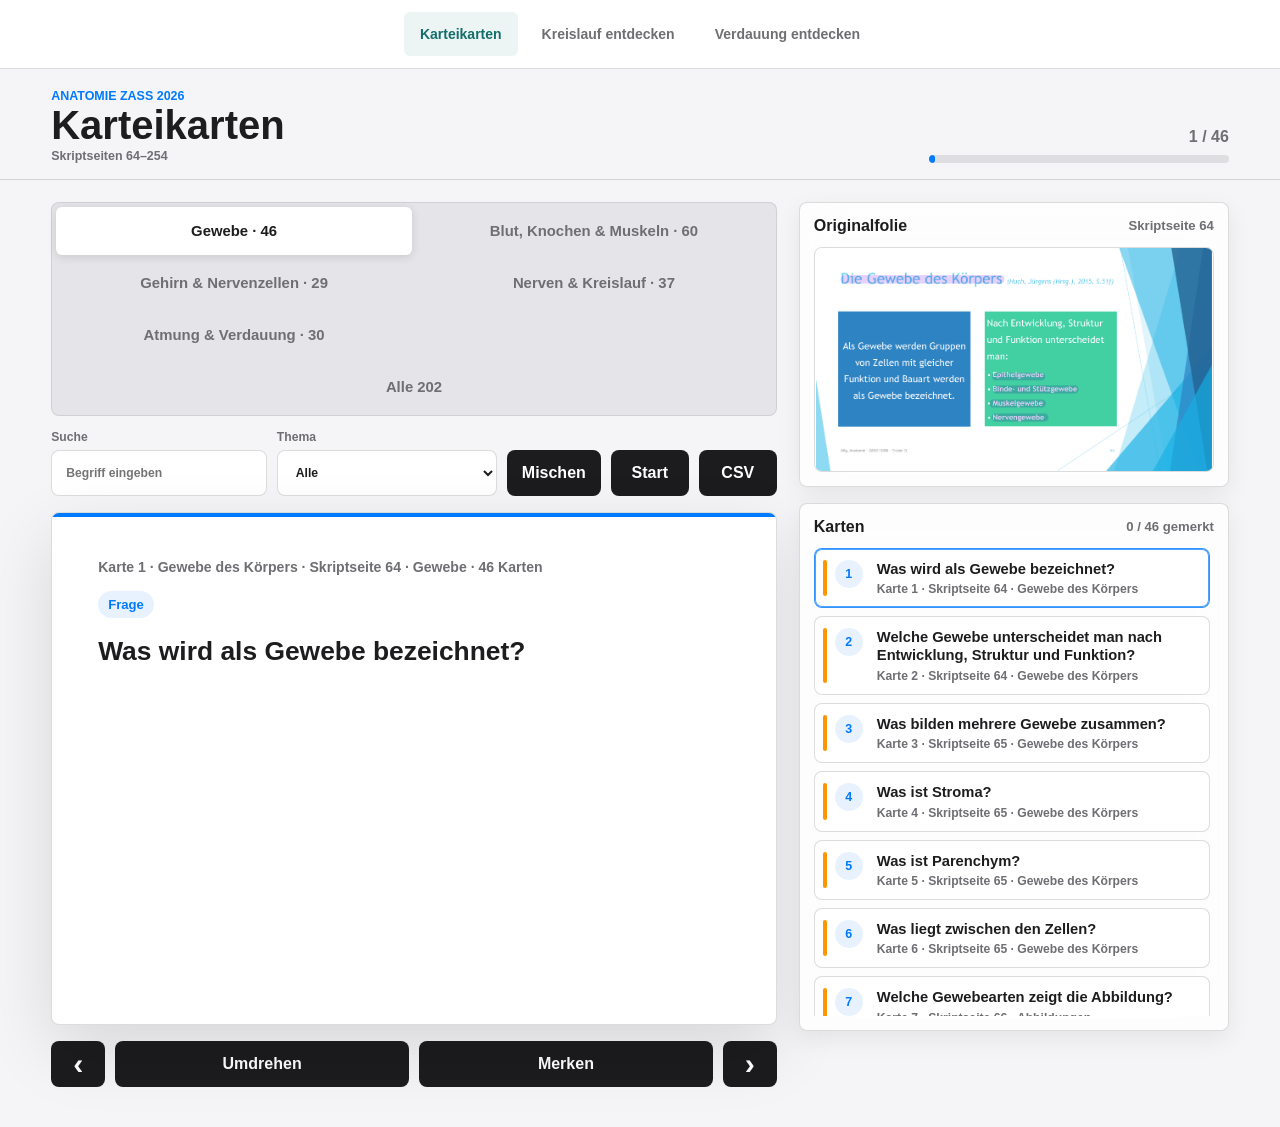
<file: index.html>
<!doctype html>
<html lang="de">
  <head>
    <meta charset="utf-8">
    <link rel="icon" href="data:,">
    <meta name="viewport" content="width=device-width, initial-scale=1, maximum-scale=1, user-scalable=no">
    <title>Karteikarten Anatomie ZASS 2026</title>
    <link rel="stylesheet" href="style.css?v=20260926-digestion">
  </head>
  <body>
    <nav class="site-navigation" aria-label="Hauptnavigation">
      <a href="index.html" aria-current="page">Karteikarten</a>
      <a href="kreislauf.html">Kreislauf entdecken</a>
      <a href="verdauung.html">Verdauung entdecken</a>
    </nav>
    <header class="app-header">
      <div class="title-block">
        <p class="eyebrow">ANATOMIE ZASS 2026</p>
        <h1>Karteikarten</h1>
        <p class="deck-range">Skriptseiten 64–254</p>
      </div>
      <div class="progress-wrap" aria-label="Fortschritt">
        <span id="counter">0 / 0</span>
        <div class="progress-track">
          <span id="progressBar"></span>
        </div>
      </div>
    </header>

    <main class="layout">
      <section class="study-area" aria-label="Karteikarte">
        <div class="deck-switcher" aria-label="Lernpaket auswählen">
          <button class="deck-tab is-active" type="button" data-deck="old">Gewebe</button>
          <button class="deck-tab" type="button" data-deck="new">Blut, Knochen &amp; Muskeln</button>
          <button class="deck-tab" type="button" data-deck="brain">Gehirn &amp; Nervenzellen</button>
          <button class="deck-tab" type="button" data-deck="circulation">Nerven &amp; Kreislauf</button>
          <button class="deck-tab" type="button" data-deck="breathDigestion">Atmung &amp; Verdauung</button>
          <button class="deck-tab" type="button" data-deck="all">Alle Karten</button>
        </div>

        <div id="circulationVersions" class="version-picker" hidden>
          <span>Nerven &amp; Kreislauf</span>
          <div class="version-segments" role="group" aria-label="Version für Nerven und Kreislauf">
            <button type="button" data-version="original" aria-pressed="true">Original</button>
            <button type="button" data-version="short" aria-pressed="false">2.0</button>
          </div>
        </div>

        <div class="toolbar">
          <label class="search">
            <span>Suche</span>
            <input id="searchInput" type="search" placeholder="Begriff eingeben">
          </label>
          <label class="select">
            <span>Thema</span>
            <select id="topicSelect"></select>
          </label>
          <button id="shuffleButton" type="button" title="Karten mischen">Mischen</button>
          <button id="resetButton" type="button" title="Zur ersten Karte">Start</button>
          <button id="exportButton" type="button" title="CSV exportieren">CSV</button>
        </div>

        <button id="flashcard" class="flashcard" type="button" aria-live="polite" title="Zum Umdrehen tippen">
          <span id="cardMeta" class="card-meta"></span>
          <span id="cardLabel" class="card-label">Frage</span>
          <span id="cardContent" class="card-content"></span>
        </button>

        <div class="controls">
          <button id="prevButton" type="button" title="Vorherige Karte">‹</button>
          <button id="flipButton" type="button">Umdrehen</button>
          <button id="knownButton" type="button">Gemerkt</button>
          <button id="nextButton" type="button" title="Nächste Karte">›</button>
        </div>
      </section>

      <aside class="side-panel" aria-label="Karten und Originalfolie">
        <section class="source-panel">
          <div class="panel-title">
            <h2>Originalfolie</h2>
            <span id="sourceMeta"></span>
          </div>
          <img id="slideImage" alt="Originalfolie aus dem PDF">
        </section>

        <section class="list-panel">
          <div class="panel-title">
            <h2>Karten</h2>
            <span id="learnedCount"></span>
          </div>
          <div id="cardList" class="card-list"></div>
        </section>
      </aside>
    </main>

    <script src="new-cards.js?v=20260912" defer></script>
    <script src="short-cards.js?v=20260914-simple" defer></script>
    <script src="breath-digestion-cards.js?v=20260926-clear" defer></script>
    <script src="script.js?v=20260926-glossary" defer></script>
  </body>
</html>
</file>
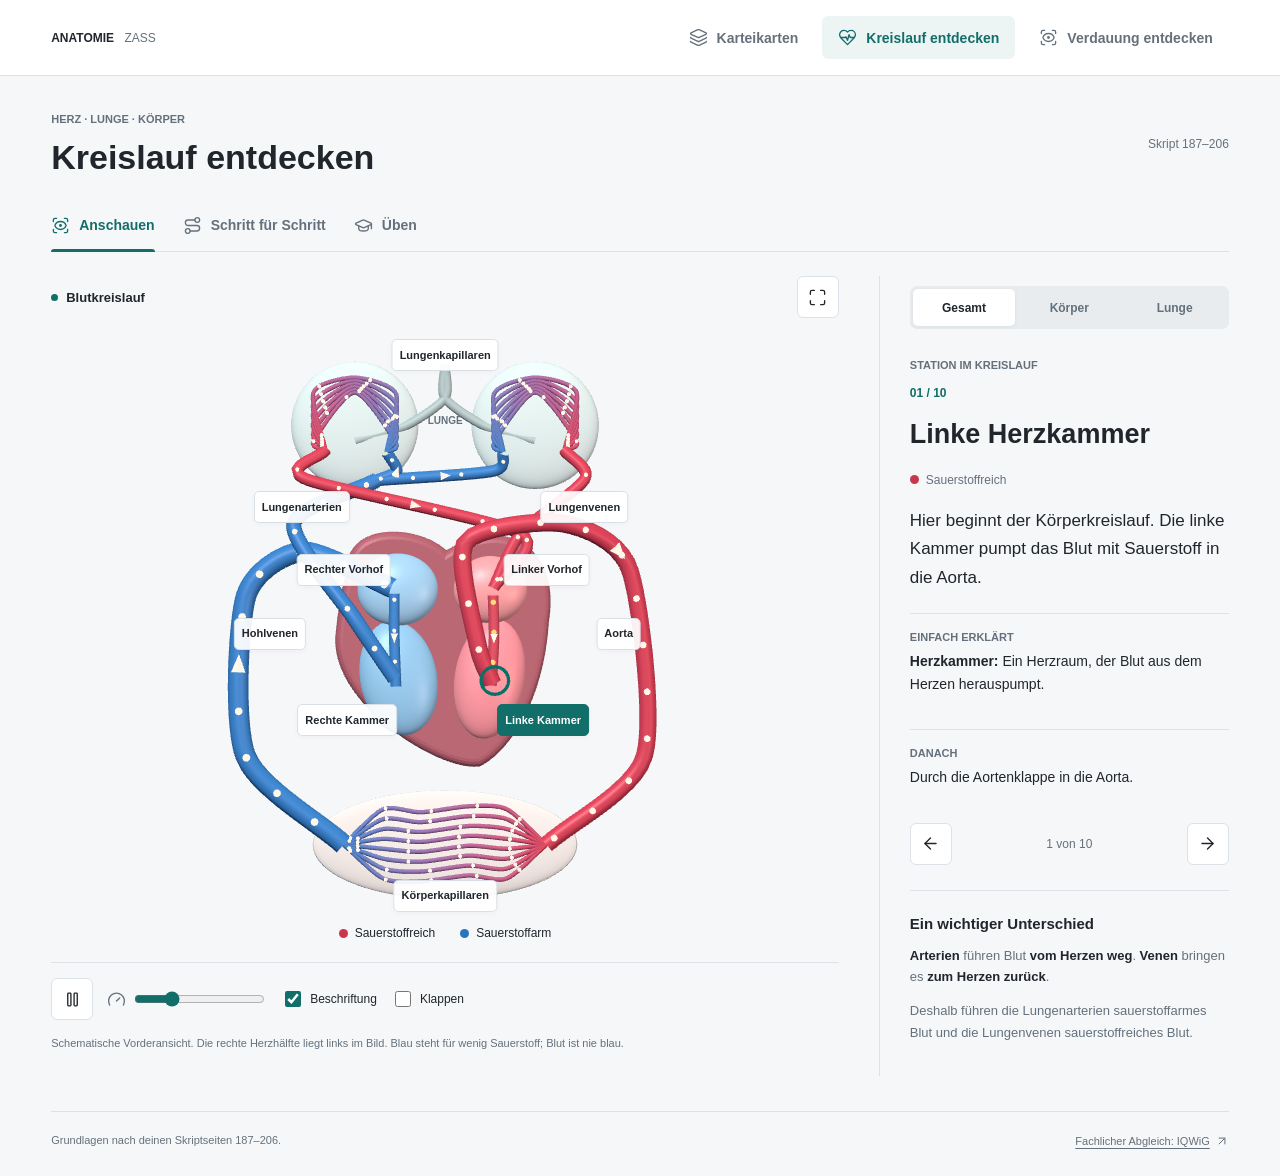
<file: kreislauf.html>
<!doctype html>
<html lang="de">
<head>
  <meta charset="utf-8">
  <meta name="viewport" content="width=device-width, initial-scale=1">
  <meta name="theme-color" content="#f6f7f9">
  <link rel="icon" href="data:,">
  <title>Kreislauf entdecken · Anatomie ZASS</title>
  <link rel="stylesheet" href="kreislauf.css?v=20260926-nav">
  <script src="vendor/lucide.min.js" defer></script>
  <script type="module" src="kreislauf.js?v=1"></script>
</head>
<body>
  <header class="topbar">
    <a class="brand" href="index.html">ANATOMIE <span>ZASS</span></a>
    <nav aria-label="Hauptnavigation"><a href="index.html"><i data-lucide="layers"></i>Karteikarten</a><a href="kreislauf.html" aria-current="page"><i data-lucide="heart-pulse"></i>Kreislauf entdecken</a><a href="verdauung.html"><i data-lucide="scan-eye"></i>Verdauung entdecken</a></nav>
  </header>
  <main>
    <div class="page-heading"><div><p class="eyebrow">HERZ · LUNGE · KÖRPER</p><h1>Kreislauf entdecken</h1></div><span class="source-badge">Skript 187–206</span></div>
    <div class="mode-bar" role="tablist" aria-label="Lernmodus">
      <button role="tab" id="tab-explore" aria-selected="true" data-mode="explore"><i data-lucide="scan-eye"></i>Anschauen</button>
      <button role="tab" id="tab-guide" aria-selected="false" data-mode="guide"><i data-lucide="route"></i>Schritt für Schritt</button>
      <button role="tab" id="tab-practice" aria-selected="false" data-mode="practice"><i data-lucide="graduation-cap"></i>Üben</button>
    </div>
    <div class="workspace">
      <section class="visual" aria-label="Interaktives Kreislaufmodell">
        <div class="visual-head"><span><span class="live-dot"></span>Blutkreislauf</span><button id="reset-view" class="icon-button" title="Ansicht zurücksetzen" aria-label="Ansicht zurücksetzen"><i data-lucide="maximize"></i></button></div>
        <div id="mobile-context" class="mobile-context" aria-live="polite"></div>
        <div id="scene"><canvas id="model" aria-label="Schematisches räumliches Modell von Herz, Lunge und Körperkreislauf"></canvas><div id="labels"></div><p id="scene-loading">Kreislauf wird geladen …</p><div id="fallback" hidden><img src="assets/slides/marked-20260912/page-206.jpg" alt="Schema von Lungen- und Körperkreislauf"><p>3D ist auf diesem Gerät nicht verfügbar. Alle Lerntexte und Übungen sind weiterhin nutzbar.</p></div></div>
        <div class="legend"><span><b class="swatch red"></b>Sauerstoffreich</span><span><b class="swatch blue"></b>Sauerstoffarm</span></div>
        <div class="scene-controls"><button id="play" class="icon-button" title="Animation pausieren" aria-label="Animation pausieren"><i data-lucide="pause"></i></button><label class="speed"><i data-lucide="gauge"></i><input type="range" id="speed" min="0.35" max="1.5" value="0.65" step="0.05" aria-label="Animationsgeschwindigkeit"></label><label class="toggle"><input type="checkbox" id="label-toggle" checked><span>Beschriftung</span></label><label class="toggle"><input type="checkbox" id="valve-toggle"><span>Klappen</span></label></div>
        <p class="model-note">Schematische Vorderansicht. Die rechte Herzhälfte liegt links im Bild. Blau steht für wenig Sauerstoff; Blut ist nie blau.</p>
      </section>
      <section class="learning" aria-label="Lernbereich">
        <div id="explore-panel" role="tabpanel" aria-labelledby="tab-explore">
          <div class="segmented" aria-label="Kreislauf auswählen"><button data-circuit="all" aria-pressed="true">Gesamt</button><button data-circuit="body" aria-pressed="false">Körper</button><button data-circuit="lung" aria-pressed="false">Lunge</button></div>
          <p class="section-label">STATION IM KREISLAUF</p><div id="detail"></div>
          <div class="station-nav"><button id="station-prev" class="icon-button" aria-label="Vorherige Station" title="Vorherige Station"><i data-lucide="arrow-left"></i></button><span id="station-count"></span><button id="station-next" class="icon-button" aria-label="Nächste Station" title="Nächste Station"><i data-lucide="arrow-right"></i></button></div>
          <div class="reference"><h3>Ein wichtiger Unterschied</h3><p><strong>Arterien</strong> führen Blut <strong>vom Herzen weg</strong>. <strong>Venen</strong> bringen es <strong>zum Herzen zurück</strong>.</p><p>Deshalb führen die Lungenarterien sauerstoffarmes Blut und die Lungenvenen sauerstoffreiches Blut.</p></div>
        </div>
        <div id="guide-panel" role="tabpanel" aria-labelledby="tab-guide" hidden><p class="section-label">MIT DEM BLUT DURCH DEN KÖRPER</p><h2>Ein ganzer Umlauf.</h2><p class="subtle">Von der linken Herzkammer bis zurück zum Herzen.</p><div class="step-progress"><span id="step-progress"></span></div><div id="guide-detail"></div><div class="guide-controls"><button id="guide-prev" class="secondary"><i data-lucide="arrow-left"></i>Zurück</button><button id="guide-next" class="primary">Weiter<i data-lucide="arrow-right"></i></button></div><ol id="step-list" class="step-list"></ol></div>
        <div id="practice-panel" role="tabpanel" aria-labelledby="tab-practice" hidden><div class="practice-top"><h2>Dein Wissen.</h2><span id="practice-score"></span></div><div class="segmented" aria-label="Übung auswählen"><button data-exercise="find" aria-pressed="true">Zuordnen</button><button data-exercise="order" aria-pressed="false">Blutweg</button><button data-exercise="speak" aria-pressed="false">Erklären</button></div><div id="exercise"></div></div>
      </section>
    </div>
    <footer class="footer"><span>Grundlagen nach deinen Skriptseiten 187–206.</span><a href="https://www.gesundheitsinformation.de/wie-funktioniert-das-herz.html" target="_blank" rel="noopener noreferrer">Fachlicher Abgleich: IQWiG<i data-lucide="arrow-up-right"></i></a></footer>
  </main>
</body>
</html>
</file>
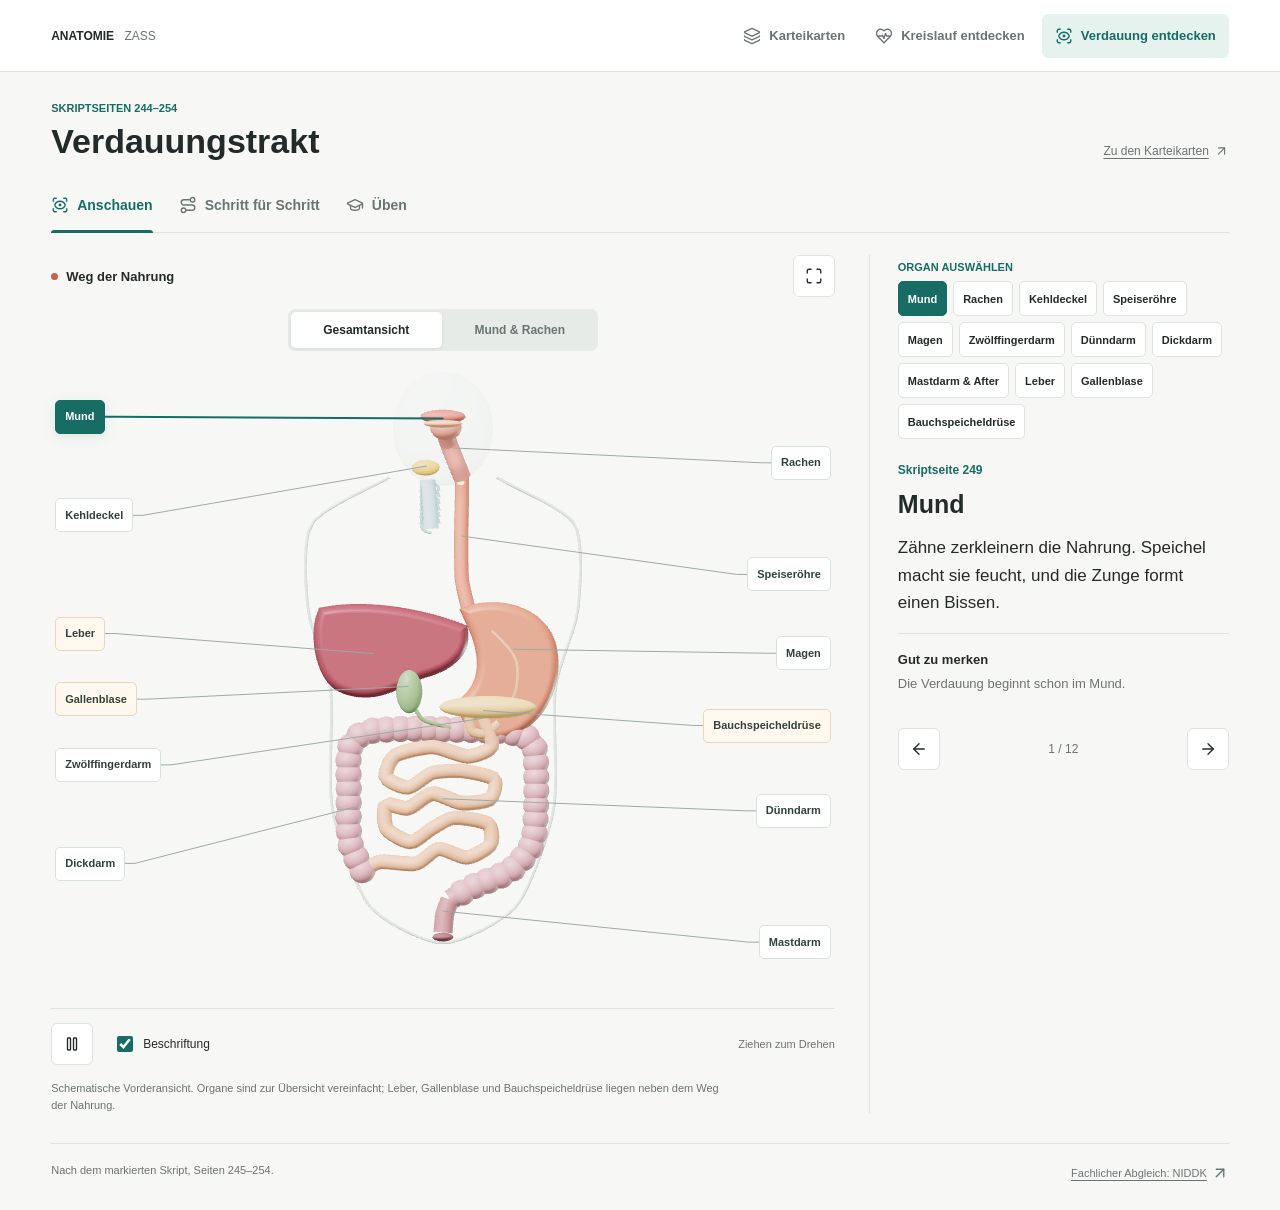
<file: verdauung.html>
<!doctype html>
<html lang="de">
<head>
  <meta charset="utf-8">
  <meta name="viewport" content="width=device-width, initial-scale=1">
  <meta name="theme-color" content="#f7f8f6">
  <link rel="icon" href="data:,">
  <title>Verdauung entdecken · Anatomie ZASS</title>
  <link rel="stylesheet" href="verdauung.css?v=2">
  <script src="vendor/lucide.min.js" defer></script>
  <script type="module" src="verdauung.js?v=2"></script>
</head>
<body>
  <header class="topbar">
    <a class="brand" href="index.html">ANATOMIE <span>ZASS</span></a>
    <nav aria-label="Hauptnavigation">
      <a href="index.html"><i data-lucide="layers"></i>Karteikarten</a>
      <a href="kreislauf.html"><i data-lucide="heart-pulse"></i>Kreislauf entdecken</a>
      <a href="verdauung.html" aria-current="page"><i data-lucide="scan-eye"></i>Verdauung entdecken</a>
    </nav>
  </header>
  <main>
    <div class="heading"><div><p class="eyebrow">SKRIPTSEITEN 244–254</p><h1>Verdauungstrakt</h1></div><a class="back-link" href="index.html">Zu den Karteikarten<i data-lucide="arrow-up-right"></i></a></div>
    <div class="mode-bar" role="tablist" aria-label="Lernmodus">
      <button type="button" role="tab" data-mode="explore" aria-selected="true"><i data-lucide="scan-eye"></i>Anschauen</button>
      <button type="button" role="tab" data-mode="guide" aria-selected="false"><i data-lucide="route"></i>Schritt für Schritt</button>
      <button type="button" role="tab" data-mode="practice" aria-selected="false"><i data-lucide="graduation-cap"></i>Üben</button>
    </div>
    <div class="workspace">
      <section class="visual" aria-label="Interaktives 3D-Modell des Verdauungstrakts">
        <div class="visual-head"><span><span class="live-dot"></span>Weg der Nahrung</span><button id="reset-view" class="icon-button" type="button" title="Ansicht zurücksetzen" aria-label="Ansicht zurücksetzen"><i data-lucide="maximize"></i></button></div>
        <div id="scene"><canvas id="model" aria-label="Drehbares schematisches 3D-Modell des Verdauungstrakts"></canvas><div id="labels"></div><p id="scene-loading">Modell wird geladen …</p><div id="fallback" hidden><img src="assets/slides/marked-20260926/page-247.jpg" alt="Organe des Verdauungstrakts auf Skriptseite 247"><p>Das 3D-Modell ist hier nicht verfügbar. Der Lernweg und die Übungen funktionieren weiterhin.</p></div></div>
        <div class="visual-controls"><button id="play" class="icon-button" type="button" title="Bewegung pausieren" aria-label="Bewegung pausieren"><i data-lucide="pause"></i></button><label class="toggle"><input id="label-toggle" type="checkbox" checked>Beschriftung</label><span class="visual-hint">Ziehen zum Drehen</span></div>
        <p class="model-note">Schematische Vorderansicht. Organe sind zur Übersicht vereinfacht; Leber, Gallenblase und Bauchspeicheldrüse liegen neben dem Weg der Nahrung.</p>
      </section>
      <section class="learning" aria-label="Erklärungen und Übungen">
        <div id="explore-panel" role="tabpanel">
          <p class="section-label">ORGAN AUSWÄHLEN</p>
          <div id="station-picks" class="station-picks"></div>
          <div id="detail" aria-live="polite"></div>
          <div class="station-nav"><button id="station-prev" class="icon-button" type="button" aria-label="Vorheriges Organ"><i data-lucide="arrow-left"></i></button><span id="station-count"></span><button id="station-next" class="icon-button" type="button" aria-label="Nächstes Organ"><i data-lucide="arrow-right"></i></button></div>
        </div>
        <div id="guide-panel" role="tabpanel" hidden>
          <p class="section-label">MIT DER NAHRUNG DURCH DEN KÖRPER</p>
          <div class="step-track"><span id="step-progress"></span></div>
          <div id="guide-detail" aria-live="polite"></div>
          <div class="guide-controls"><button id="guide-prev" class="secondary" type="button"><i data-lucide="arrow-left"></i>Zurück</button><button id="guide-next" class="primary" type="button">Weiter<i data-lucide="arrow-right"></i></button></div>
          <ol id="step-list" class="step-list"></ol>
        </div>
        <div id="practice-panel" role="tabpanel" hidden>
          <div class="practice-head"><h2>Üben</h2><span id="practice-score"></span></div>
          <div class="segmented" aria-label="Übung auswählen"><button type="button" data-exercise="order" aria-pressed="true">Reihenfolge</button><button type="button" data-exercise="speak" aria-pressed="false">Mündlich erklären</button></div>
          <div id="exercise"></div>
        </div>
      </section>
    </div>
    <footer><span>Nach dem markierten Skript, Seiten 245–254.</span><a href="https://www.niddk.nih.gov/health-information/digestive-diseases/digestive-system-how-it-works" target="_blank" rel="noopener noreferrer">Fachlicher Abgleich: NIDDK<i data-lucide="arrow-up-right"></i></a></footer>
  </main>
</body>
</html>
</file>
<file: style.css>
:root {
  color-scheme: light;
  --bg: #f5f5f7;
  --surface: rgba(255, 255, 255, 0.82);
  --surface-solid: #ffffff;
  --surface-soft: #f8f8fb;
  --ink: #1d1d1f;
  --muted: #6e6e73;
  --line: rgba(60, 60, 67, 0.18);
  --line-strong: rgba(60, 60, 67, 0.28);
  --blue: #007aff;
  --blue-soft: #e8f2ff;
  --green: #34c759;
  --orange: #ff9500;
  --red: #ff3b30;
  --shadow-sm: 0 8px 24px rgba(0, 0, 0, 0.07);
  --shadow-lg: 0 24px 70px rgba(0, 0, 0, 0.12);
}

.site-navigation { display: flex; justify-content: center; gap: 8px; padding: 12px 16px; background: #fff; border-bottom: 1px solid var(--line); }
.site-navigation a { display: flex; align-items: center; justify-content: center; padding: 12px 16px; min-height: 44px; border-radius: 6px; color: var(--muted); text-decoration: none; font-size: 14px; font-weight: 600; }
.site-navigation a[aria-current] { background: #edf4f4; color: #116e69; }
.site-navigation a:focus-visible { outline: 3px solid #329cba; outline-offset: 3px; }
.version-picker { display: flex; align-items: center; justify-content: space-between; flex-wrap: wrap; gap: 12px; padding: 4px 0 16px; }
.version-picker[hidden] { display: none; }
.version-picker > span { font-size: 13px; color: var(--muted); font-weight: 600; }
.version-segments { display: grid; grid-template-columns: repeat(2, 90px); padding: 3px; background: #e6e6eb; border-radius: 8px; }
.version-segments button { min-height: 44px; padding: 8px 12px; border: 0; border-radius: 6px; background: transparent; color: var(--muted); font-size: 14px; font-weight: 650; touch-action: manipulation; transition: background 160ms, color 160ms; }
.version-segments button[aria-pressed="true"] { background: white; color: var(--ink); box-shadow: 0 1px 4px #0000001a; }
.version-segments button:focus-visible { outline: 3px solid var(--blue); outline-offset: 2px; }
@media (max-width: 620px) { .site-navigation { gap: 4px; } .site-navigation a { flex: 1; padding: 10px 8px; font-size: 13px; } }

* {
  box-sizing: border-box;
}

html,
body {
  min-height: 100%;
}

body {
  margin: 0;
  background: var(--bg);
  color: var(--ink);
  font-family: ui-sans-serif, -apple-system, BlinkMacSystemFont, "SF Pro Display", "SF Pro Text", "Segoe UI", sans-serif;
  -webkit-font-smoothing: antialiased;
}

button,
input,
select {
  font: inherit;
}

button {
  cursor: pointer;
}

.app-header {
  position: sticky;
  top: 0;
  z-index: 10;
  display: flex;
  align-items: end;
  justify-content: space-between;
  gap: 24px;
  padding: calc(20px + env(safe-area-inset-top)) clamp(16px, 4vw, 56px) 16px;
  border-bottom: 1px solid var(--line);
  background: rgba(245, 245, 247, 0.84);
  backdrop-filter: blur(22px) saturate(1.4);
}

.title-block {
  display: grid;
  gap: 4px;
}

.eyebrow,
.deck-range {
  margin: 0;
  font-size: 0.78rem;
  font-weight: 760;
  letter-spacing: 0;
}

.eyebrow {
  color: var(--blue);
}

.deck-range {
  color: var(--muted);
}

h1,
h2 {
  margin: 0;
  letter-spacing: 0;
}

h1 {
  font-size: 2.5rem;
  line-height: 0.94;
  font-weight: 820;
}

h2 {
  font-size: 1rem;
  font-weight: 760;
}

.progress-wrap {
  display: grid;
  gap: 9px;
  min-width: min(300px, 42vw);
  color: var(--muted);
  font-weight: 760;
  text-align: right;
}

.progress-track {
  width: 100%;
  height: 8px;
  overflow: hidden;
  background: rgba(120, 120, 128, 0.18);
  border-radius: 999px;
}

.progress-track span {
  display: block;
  width: 0%;
  height: 100%;
  background: var(--blue);
  border-radius: inherit;
  transition: width 220ms ease;
}

.layout {
  display: grid;
  grid-template-columns: minmax(0, 1fr) minmax(330px, 430px);
  gap: 22px;
  padding: 22px clamp(16px, 4vw, 56px) calc(40px + env(safe-area-inset-bottom));
}

.study-area,
.side-panel {
  min-width: 0;
}

.deck-switcher {
  display: grid;
  grid-template-columns: repeat(2, minmax(0, 1fr));
  gap: 4px;
  width: 100%;
  margin-bottom: 14px;
  padding: 4px;
  border: 1px solid rgba(60, 60, 67, 0.12);
  border-radius: 8px;
  background: rgba(118, 118, 128, 0.12);
}

html,
body,
button,
input,
select {
  touch-action: manipulation;
}

.deck-tab {
  min-height: 48px;
  padding: 8px 10px;
  border: 0;
  border-radius: 6px;
  background: transparent;
  color: var(--muted);
  font-size: 0.93rem;
  font-weight: 760;
  line-height: 1.35;
  overflow-wrap: anywhere;
  transition: background 180ms ease, color 180ms ease, box-shadow 180ms ease;
}

.deck-tab[data-deck="all"] { grid-column: 1 / -1; }
.source-note { display: grid; gap: 6px; padding: 14px; border-left: 3px solid #ad7618; background: #fff8e8; color: #63470d; font-size: 0.95rem; font-weight: 400; line-height: 1.5; }

.deck-tab.is-active {
  background: var(--surface-solid);
  color: var(--ink);
  box-shadow: 0 2px 10px rgba(0, 0, 0, 0.12);
}

.toolbar {
  display: grid;
  grid-template-columns: minmax(170px, 1fr) minmax(150px, 220px) repeat(3, auto);
  gap: 10px;
  align-items: end;
  margin-bottom: 16px;
}

.search,
.select {
  display: grid;
  gap: 6px;
  color: var(--muted);
  font-size: 0.76rem;
  font-weight: 760;
}

.search input,
.select select {
  width: 100%;
  min-height: 46px;
  padding: 0 14px;
  border: 1px solid var(--line);
  border-radius: 8px;
  background: var(--surface-solid);
  color: var(--ink);
  outline: none;
  transition: border-color 160ms ease, box-shadow 160ms ease;
}

.search input:focus,
.select select:focus {
  border-color: rgba(0, 122, 255, 0.6);
  box-shadow: 0 0 0 4px rgba(0, 122, 255, 0.14);
}

.toolbar button,
.controls button {
  min-height: 46px;
  border: 1px solid transparent;
  border-radius: 8px;
  background: #1c1c1e;
  color: #fff;
  font-weight: 760;
  transition: transform 160ms ease, background 160ms ease, box-shadow 160ms ease;
}

.toolbar button {
  min-width: 78px;
  padding: 0 14px;
}

.toolbar button:hover,
.controls button:hover {
  background: #2c2c2e;
  transform: translateY(-1px);
  box-shadow: var(--shadow-sm);
}

.flashcard {
  position: relative;
  display: grid;
  align-content: start;
  gap: 16px;
  width: 100%;
  min-height: clamp(390px, 57vh, 680px);
  padding: clamp(22px, 4vw, 46px);
  overflow: hidden;
  border: 1px solid var(--line);
  border-radius: 8px;
  background: var(--surface-solid);
  color: var(--ink);
  text-align: left;
  box-shadow: var(--shadow-lg);
  transform: translateZ(0);
  transition: transform 190ms ease, border-color 190ms ease, box-shadow 190ms ease;
}

.flashcard::before {
  content: "";
  position: absolute;
  inset: 0 0 auto;
  height: 4px;
  background: var(--blue);
}

.flashcard:hover {
  transform: translateY(-2px);
  border-color: var(--line-strong);
}

.flashcard:focus-visible,
.controls button:focus-visible,
.toolbar button:focus-visible,
.deck-tab:focus-visible,
.list-item:focus-visible {
  outline: 3px solid rgba(0, 122, 255, 0.28);
  outline-offset: 3px;
}

.card-meta {
  color: var(--muted);
  font-size: 0.88rem;
  font-weight: 760;
}

.card-label {
  justify-self: start;
  padding: 6px 10px;
  border-radius: 999px;
  background: var(--blue-soft);
  color: var(--blue);
  font-size: 0.82rem;
  font-weight: 820;
}

.flashcard.is-answer .card-label {
  background: #fff3e0;
  color: #a75a00;
}

.card-content {
  display: grid;
  gap: 14px;
  max-width: 980px;
  font-size: 1.65rem;
  line-height: 1.35;
  font-weight: 760;
  overflow-wrap: anywhere;
}

.answer-lines {
  display: grid;
  gap: 10px;
}

.answer-line {
  display: block;
  width: fit-content;
  max-width: 100%;
  padding: 10px 13px;
  border: 1px solid rgba(60, 60, 67, 0.14);
  border-left: 4px solid var(--blue);
  border-radius: 8px;
  background: var(--surface-soft);
}

.answer-image {
  width: 100%;
  max-height: 440px;
  object-fit: contain;
  border: 1px solid var(--line);
  border-radius: 8px;
  background: #fff;
}

.glossary-box {
  display: grid;
  gap: 8px;
  margin-top: 10px;
  padding: 14px;
  border: 1px solid rgba(0, 122, 255, 0.18);
  border-radius: 8px;
  background: #f6faff;
}

.glossary-title {
  color: var(--blue);
  font-size: 0.86rem;
  font-weight: 820;
}

.glossary-entry {
  display: grid;
  gap: 2px;
  font-size: 1.06rem;
  line-height: 1.36;
  font-weight: 560;
}

.glossary-entry strong {
  color: var(--ink);
  font-weight: 820;
}

.glossary-entry span {
  color: #3a3a3c;
}

.controls {
  display: grid;
  grid-template-columns: 54px minmax(120px, 1fr) minmax(120px, 1fr) 54px;
  gap: 10px;
  margin-top: 16px;
}

.controls button {
  padding: 0 14px;
}

.controls button:first-child,
.controls button:last-child {
  font-size: 1.9rem;
  line-height: 1;
}

.controls .is-known {
  background: var(--green);
}

.list-item.is-known::before {
  background: var(--green);
}

.side-panel {
  display: grid;
  gap: 16px;
  align-content: start;
}

.source-panel,
.list-panel {
  border: 1px solid var(--line);
  border-radius: 8px;
  background: var(--surface);
  box-shadow: var(--shadow-sm);
  backdrop-filter: blur(20px) saturate(1.3);
}

.source-panel {
  padding: 14px;
}

.panel-title {
  display: flex;
  align-items: center;
  justify-content: space-between;
  gap: 12px;
  margin-bottom: 12px;
  color: var(--muted);
}

.panel-title h2 {
  color: var(--ink);
}

.panel-title span {
  font-size: 0.82rem;
  font-weight: 760;
}

#slideImage {
  display: block;
  width: 100%;
  aspect-ratio: 16 / 9;
  object-fit: contain;
  border: 1px solid var(--line);
  border-radius: 8px;
  background: #fff;
  transition: opacity 160ms ease;
}

#slideImage.is-loading {
  opacity: 0.24;
}

.list-panel {
  min-height: 0;
  padding: 14px;
}

.card-list {
  display: grid;
  gap: 8px;
  max-height: min(52vh, 560px);
  overflow: auto;
  padding-right: 4px;
}

.list-item {
  position: relative;
  display: grid;
  grid-template-columns: 32px minmax(0, 1fr);
  gap: 10px;
  align-items: start;
  width: 100%;
  padding: 11px 12px 11px 20px;
  border: 1px solid var(--line);
  border-radius: 8px;
  background: rgba(255, 255, 255, 0.76);
  color: var(--ink);
  text-align: left;
  transition: border-color 160ms ease, background 160ms ease, transform 160ms ease;
}

.list-item::before {
  content: "";
  position: absolute;
  inset: 11px auto 11px 8px;
  width: 4px;
  border-radius: 999px;
  background: var(--orange);
}

.list-item:hover {
  transform: translateX(2px);
  border-color: var(--line-strong);
  background: #ffffff;
}

.list-item.is-active {
  border-color: rgba(0, 122, 255, 0.8);
  box-shadow: inset 0 0 0 1px rgba(0, 122, 255, 0.7);
}

.list-item-number {
  display: grid;
  place-items: center;
  width: 28px;
  height: 28px;
  border-radius: 999px;
  background: var(--blue-soft);
  color: var(--blue);
  font-size: 0.78rem;
  font-weight: 820;
}

.list-item-copy {
  display: grid;
  gap: 4px;
  min-width: 0;
}

.list-item-title {
  font-size: 0.92rem;
  font-weight: 760;
  line-height: 1.25;
}

.list-item-meta {
  color: var(--muted);
  font-size: 0.76rem;
  font-weight: 700;
}

.empty-state {
  padding: 28px;
  border: 1px dashed var(--line);
  border-radius: 8px;
  background: var(--surface-soft);
  color: var(--muted);
  font-weight: 760;
  text-align: center;
}

@media (min-width: 981px) and (max-width: 1180px) {
  .layout {
    grid-template-columns: minmax(0, 1fr) minmax(300px, 360px);
    gap: 18px;
  }

  .toolbar {
    grid-template-columns: minmax(150px, 1fr) minmax(140px, 190px) repeat(3, auto);
  }
}

@media (max-width: 980px) {
  .app-header {
    align-items: start;
    flex-direction: column;
  }

  .progress-wrap {
    width: 100%;
    text-align: left;
  }

  .layout {
    grid-template-columns: 1fr;
  }

  h1 {
    font-size: 3.25rem;
  }

  .card-content {
    font-size: 1.42rem;
  }

  .toolbar {
    grid-template-columns: 1fr 1fr;
  }
}

@media (max-width: 620px) {
  .app-header {
    position: static;
    padding-top: calc(18px + env(safe-area-inset-top));
  }

  h1 {
    font-size: 2.7rem;
  }

  .deck-switcher {
    width: 100%;
  }

  .deck-tab {
    min-height: 42px;
    padding: 0 8px;
    font-size: 0.86rem;
  }

  .toolbar {
    grid-template-columns: repeat(3, minmax(0, 1fr));
  }

  .toolbar label { grid-column: 1 / -1; }

  .toolbar button {
    width: 100%;
  }

  .flashcard {
    min-height: 410px;
  }

  .card-content {
    font-size: 1.2rem;
  }

  .answer-line {
    width: 100%;
  }

  .controls {
    grid-template-columns: 50px 1fr 50px;
  }

  .controls button:first-child {
    grid-column: 1;
    grid-row: 1;
  }

  .controls button:nth-child(2) {
    grid-column: 2;
    grid-row: 1;
  }

  .controls button:nth-child(3) {
    grid-column: 1 / -1;
    grid-row: 2;
  }

  .controls button:last-child {
    grid-column: 3;
    grid-row: 1;
  }
}
</file>
<file: kreislauf.css>
:root{color-scheme:light;--bg:#f6f7f9;--ink:#20262c;--muted:#64717c;--line:#dce2e7;--red:#c9364e;--blue:#2675bd;--teal:#116e69;--soft:#e8f3f1;font-family:-apple-system,BlinkMacSystemFont,"Segoe UI",sans-serif;font-synthesis:none;letter-spacing:0}
*{box-sizing:border-box}body{margin:0;background:var(--bg);color:var(--ink)}button,input,a{touch-action:manipulation}button,input{font:inherit}button,a{ -webkit-tap-highlight-color:transparent}button{cursor:pointer}button:disabled{opacity:.45;cursor:default}a{color:inherit;text-decoration:none}button:focus-visible,a:focus-visible,input:focus-visible,summary:focus-visible{outline:3px solid #329cba;outline-offset:4px}button{color:inherit}svg.lucide{width:19px;height:19px;stroke-width:1.7;flex:none}[hidden]{display:none!important}
.topbar{min-height:76px;border-bottom:1px solid var(--line);padding:12px 4%;display:flex;align-items:center;justify-content:space-between;gap:24px;background:#fff}.brand{font-size:12px;letter-spacing:0;font-weight:800;white-space:nowrap}.brand span{color:var(--muted);margin-left:7px;font-weight:500}.topbar nav{display:flex;gap:8px}.topbar nav a{display:flex;align-items:center;gap:9px;padding:12px 16px;font-size:14px;border-radius:6px;color:var(--muted);font-weight:600}.topbar nav a[aria-current]{background:#edf4f4;color:var(--teal)}main{max-width:1480px;margin:auto;padding:34px 4% 0}.page-heading{display:flex;align-items:center;justify-content:space-between;gap:16px;margin-bottom:26px}.eyebrow,.section-label{font-size:11px;letter-spacing:0;font-weight:700;color:var(--muted);margin:0 0 10px}h1{font-size:34px;line-height:1.15;margin:0;font-weight:650}h2{font-size:27px;font-weight:630;margin:0 0 15px;line-height:1.2}h3{font-size:15px;margin:0 0 10px}p{line-height:1.65}.source-badge{font-size:12px;color:var(--muted)}.mode-bar{display:flex;gap:28px;border-bottom:1px solid var(--line)}.mode-bar button{position:relative;display:flex;align-items:center;gap:9px;background:none;border:0;padding:12px 0 16px;color:var(--muted);font-size:14px;font-weight:600;min-height:48px}.mode-bar button[aria-selected=true]{color:var(--teal)}.mode-bar button[aria-selected=true]:after{content:"";position:absolute;bottom:-1px;left:0;right:0;height:3px;background:var(--teal);border-radius:3px 3px 0 0}.workspace{display:grid;grid-template-columns:minmax(0,1fr) 350px;gap:40px;padding-top:24px}.visual{min-width:0;position:relative}.visual-head{display:flex;justify-content:space-between;align-items:center;font-size:13px;font-weight:600}.visual-head>span{display:flex;align-items:center;gap:8px}.live-dot{width:7px;height:7px;background:var(--teal);border-radius:50%}.icon-button{width:42px;height:42px;display:inline-flex;align-items:center;justify-content:center;border:1px solid var(--line);border-radius:6px;background:#fff;flex:none}.icon-button:hover{background:#eaf1f3}.icon-button:active{transform:translateY(1px)}#scene{height:610px;width:100%;position:relative;isolation:isolate}#model{display:block;width:100%;height:100%;touch-action:pan-y}#labels{position:absolute;inset:0;pointer-events:none}.model-label{position:absolute;transform:translate(-50%,-50%);pointer-events:auto;padding:5px 7px;background:rgba(255,255,255,.93);border:1px solid #d8e0e5;border-radius:5px;font-size:11px;min-height:32px;font-weight:600;line-height:1.2;white-space:nowrap;box-shadow:0 2px 5px #1a354a09}.model-label:hover,.model-label.active{background:var(--teal);color:white;border-color:var(--teal)}.model-label.numbered{min-width:34px;font-size:13px}.model-label.valve{background:#fff6df;color:#775323;border-color:#e8d1a5;font-size:10px}.model-label.valve.active{background:#775323;color:white}.model-label.faded{opacity:.35}.label-title{position:absolute;transform:translate(-50%,-50%);font-size:10px;font-weight:700;color:var(--muted);white-space:nowrap;pointer-events:none}#scene-loading{position:absolute;inset:35% 10% auto;text-align:center;color:var(--muted);font-size:14px}#fallback{position:absolute;inset:20px 0;background:var(--bg);z-index:5}#fallback img{width:100%;max-height:430px;object-fit:contain}#fallback p{font-size:13px}.legend{display:flex;justify-content:center;gap:25px;font-size:12px;margin-top:-2px}.legend span{display:flex;align-items:center;gap:7px}.swatch{width:9px;height:9px;border-radius:50%;display:block}.red{background:var(--red)}.blue{background:var(--blue)}.scene-controls{display:flex;align-items:center;gap:14px;margin:22px 0 0;border-top:1px solid var(--line);padding-top:15px}.speed{display:flex;align-items:center;gap:6px;flex:1;min-width:70px;max-width:160px;color:var(--muted)}.speed input{width:100%;accent-color:var(--teal);min-width:40px}.toggle{display:flex;align-items:center;gap:6px;font-size:12px;cursor:pointer}.toggle input{accent-color:var(--teal);width:16px;height:16px}.model-note{font-size:11px;color:var(--muted);margin:14px 0 0;max-width:600px}.learning{border-left:1px solid var(--line);padding:10px 0 20px 30px;min-width:0}.segmented{display:flex;background:#e8ecef;border-radius:7px;padding:3px;margin-bottom:27px;gap:3px}.segmented button{flex:1;min-width:0;border:0;border-radius:5px;background:transparent;font-size:12px;min-height:37px;padding:7px;color:var(--muted);font-weight:600}.segmented button[aria-pressed=true]{background:white;color:var(--ink);box-shadow:0 1px 4px #1523300f}.detail-number{font-size:12px;color:var(--teal);font-weight:700;margin:0 0 14px}.detail-description{font-size:17px;line-height:1.7;margin:0 0 20px}.oxygen-tag{display:inline-flex;align-items:center;gap:7px;font-size:12px;padding:7px 0;color:var(--muted);margin-bottom:13px}.fact-box{border-top:1px solid var(--line);padding:17px 0;margin-top:12px}.fact-box dt{font-size:11px;font-weight:700;color:var(--muted);margin-bottom:7px}.fact-box dd{margin:0;font-size:14px;line-height:1.65}.station-nav{display:flex;align-items:center;justify-content:space-between;margin:12px 0 25px}.station-nav>span{font-size:12px;color:var(--muted)}.reference{border-top:1px solid var(--line);padding-top:24px}.reference p{font-size:13px;color:var(--muted)}.reference strong{color:var(--ink);font-weight:600}.subtle{color:var(--muted);font-size:14px}.step-progress{height:4px;background:#e0e7e8;border-radius:4px;margin:23px 0}.step-progress span{display:block;height:100%;background:var(--teal);border-radius:4px;transition:width .25s}.guide-controls{display:flex;gap:10px;margin:20px 0 25px}.primary,.secondary{border:1px solid var(--line);border-radius:6px;padding:12px 15px;min-height:44px;font-weight:600;font-size:13px;display:inline-flex;align-items:center;justify-content:center;gap:8px}.primary{background:var(--teal);color:#fff;border-color:var(--teal)}.primary:hover{background:#0e5955}.secondary{background:#fff}.guide-controls button{flex:1}.step-list{list-style:none;margin:0;padding:0;display:grid;gap:2px}.step-list button{display:flex;width:100%;align-items:center;gap:12px;padding:9px 5px;background:none;border:0;text-align:left;font-size:12px;color:var(--muted);min-height:36px}.step-list button span{width:24px;height:24px;display:grid;place-items:center;border-radius:50%;background:#e5ebed;font-size:10px}.step-list button.active{color:var(--teal);font-weight:650}.step-list button.active span{background:var(--teal);color:#fff}.practice-top{display:flex;align-items:start;justify-content:space-between;gap:10px}#practice-score{font-size:11px;color:var(--teal);line-height:1.5;text-align:right}.exercise-heading{font-size:21px;line-height:1.4;margin:17px 0}.exercise-note{font-size:13px;color:var(--muted)}.answer-options{display:grid;gap:8px;margin:20px 0}.answer-options button{display:flex;gap:10px;align-items:center;border:1px solid var(--line);border-radius:6px;background:white;text-align:left;padding:13px 12px;font-size:14px;min-height:48px}.answer-options button:hover{border-color:var(--teal)}.answer-options button.correct{background:#e6f4ed;border-color:#4a9275}.answer-options button.wrong{background:#fff0f0;border-color:#cc5864}.answer-options button span{width:24px;height:24px;display:grid;place-items:center;border-radius:50%;background:#eef2f5;font-size:11px;flex:none}.feedback{font-size:14px;line-height:1.6;min-height:50px;border-left:3px solid var(--teal);padding:9px 12px;background:#e8f3f1;margin:18px 0}.feedback.error{border-color:#b64a52;background:#fceff0}.full-width{width:100%}.order-slots{display:flex;flex-wrap:wrap;gap:6px;margin:20px 0}.order-slots span{font-size:12px;background:#e8f3f1;border:1px solid #b7d6ce;border-radius:5px;padding:8px}.order-slots span:empty{width:32px;height:32px;background:transparent;border-style:dashed}.oral-answer{border-top:1px solid var(--line);margin-top:20px;padding-top:15px;font-size:15px;line-height:1.8}.oral-checks{list-style:none;padding:0;font-size:13px;display:grid;gap:12px}.oral-checks label{display:flex;align-items:start;gap:9px}.oral-checks input{margin-top:4px;accent-color:var(--teal)}.footer{display:flex;justify-content:space-between;gap:20px;border-top:1px solid var(--line);margin-top:35px;padding:22px 0 28px;color:var(--muted);font-size:11px}.footer a{display:flex;gap:5px;align-items:center;text-decoration:underline;text-underline-offset:3px}.footer svg{width:14px;height:14px}
.mobile-context{display:none}
@media(max-width:760px){.mobile-context{display:block;min-height:100px;padding:15px 0 5px}.mobile-context strong{font-size:15px;line-height:1.45;display:block}.mobile-context p{font-size:12px;margin:6px 0;color:var(--muted);line-height:1.5}.mobile-context .mobile-row{display:flex;align-items:center;justify-content:space-between;gap:12px}.mobile-context .mobile-row>div{min-width:0}.mobile-context .mobile-actions{display:flex;gap:5px}.mobile-context .icon-button{width:38px;height:38px}.mobile-context .mobile-status{color:var(--teal);font-weight:600}}
@media(min-width:1500px){#scene{height:660px}}@media(max-width:1050px){.workspace{grid-template-columns:minmax(0,1fr) 310px;gap:20px}.learning{padding-left:20px}.scene-controls{gap:8px}.toggle{font-size:11px}#scene{height:590px}.model-label{font-size:10px}.topbar{padding:12px 3%}main{padding-left:3%;padding-right:3%}}
@media(max-width:760px){.topbar{flex-direction:column;gap:12px;padding:16px 16px 0;align-items:stretch}.brand{align-self:center}.topbar nav{justify-content:center}.topbar nav a{padding:12px 10px;flex:1;justify-content:center;font-size:12px;white-space:nowrap}.topbar nav a[aria-current]{border-radius:6px 6px 0 0}main{padding:25px 16px 0}.page-heading{margin-bottom:20px;gap:10px}h1{font-size:27px}.source-badge{font-size:10px;white-space:nowrap}.eyebrow{font-size:10px}.mode-bar{gap:0;justify-content:space-between}.mode-bar button{font-size:11px;gap:5px;padding:12px 3px 15px}.mode-bar svg{width:17px}.workspace{grid-template-columns:1fr;gap:25px;padding-top:16px}#scene{height:490px}.visual-head{font-size:12px}.model-label{font-size:10px;padding:5px;min-height:32px}.scene-controls{gap:9px}.speed{max-width:105px}.toggle{font-size:11px}.legend{font-size:11px;gap:20px}.learning{border-left:0;border-top:1px solid var(--line);padding:24px 0 0}.model-note{font-size:10px}.detail-description{font-size:17px}.reference{margin-top:24px}.footer{flex-direction:column;gap:10px}.source-note{font-size:11px}}
@media(max-width:375px){main{padding-left:12px;padding-right:12px}.source-badge{display:none}.speed{max-width:75px}.model-label{font-size:9px}#scene{height:470px}}@media(prefers-reduced-motion:reduce){*{scroll-behavior:auto!important;transition:none!important}}
@media(max-width:760px){.topbar nav{min-width:0}.topbar nav a{min-width:0;white-space:normal;flex:1;padding:10px 4px;text-align:center;font-size:10px;line-height:1.2;gap:4px}.topbar nav a svg{width:15px;height:15px}}
</file>
<file: verdauung.css>
:root{color-scheme:light;--bg:#f7f8f6;--paper:#fff;--ink:#222b2a;--muted:#697474;--line:#dce4df;--teal:#176c64;--teal-soft:#e5f2ee;--coral:#c86049;--coral-soft:#faeee9;font-family:-apple-system,BlinkMacSystemFont,"Segoe UI",sans-serif;font-synthesis:none;letter-spacing:0}
*{box-sizing:border-box}html{min-width:320px}body{margin:0;background:var(--bg);color:var(--ink)}button,input,a{touch-action:manipulation}button,input{font:inherit}button{cursor:pointer;color:inherit}button:disabled{opacity:.45;cursor:default}button,a{-webkit-tap-highlight-color:transparent}a{color:inherit;text-decoration:none}button:focus-visible,a:focus-visible,input:focus-visible{outline:3px solid #378f9c;outline-offset:3px}[hidden]{display:none!important}svg.lucide{width:18px;height:18px;stroke-width:1.8;flex:none}
.topbar{min-height:72px;border-bottom:1px solid var(--line);padding:10px 4%;display:flex;align-items:center;justify-content:space-between;gap:16px;background:#fff}.brand{font-size:12px;font-weight:800;white-space:nowrap}.brand span{color:var(--muted);font-weight:500;margin-left:7px}.topbar nav{display:flex;gap:4px}.topbar nav a{min-height:44px;display:flex;align-items:center;justify-content:center;gap:8px;padding:10px 13px;color:var(--muted);font-size:13px;font-weight:600;border-radius:6px}.topbar nav a[aria-current]{background:var(--teal-soft);color:var(--teal)}.topbar nav a:hover{background:#f0f4f2}
main{max-width:1500px;margin:auto;padding:30px 4% 0}.heading{display:flex;justify-content:space-between;align-items:end;gap:18px;margin-bottom:23px}.eyebrow,.section-label{font-size:11px;color:var(--teal);font-weight:750;margin:0 0 8px}.heading h1{font-size:34px;line-height:1.12;font-weight:680;margin:0}.back-link{display:flex;gap:5px;align-items:center;color:var(--muted);font-size:12px;text-decoration:underline;text-underline-offset:3px}.back-link svg{width:15px}
.mode-bar{display:flex;gap:26px;border-bottom:1px solid var(--line)}.mode-bar button{min-height:49px;position:relative;display:flex;align-items:center;gap:8px;padding:11px 0 16px;border:0;background:none;color:var(--muted);font-size:14px;font-weight:650}.mode-bar button[aria-selected=true]{color:var(--teal)}.mode-bar button[aria-selected=true]:after{content:"";position:absolute;bottom:-1px;left:0;right:0;height:3px;background:var(--teal);border-radius:3px 3px 0 0}
.workspace{display:grid;grid-template-columns:minmax(0,1fr) 360px;gap:34px;padding-top:22px}.visual{min-width:0}.visual-head{display:flex;align-items:center;justify-content:space-between;font-size:13px;font-weight:650}.visual-head>span{display:flex;align-items:center;gap:8px}.live-dot{width:7px;height:7px;background:var(--coral);border-radius:50%}.icon-button{width:42px;height:42px;display:inline-flex;align-items:center;justify-content:center;border:1px solid var(--line);border-radius:6px;background:white;flex:none}.icon-button:hover{background:#f0f5f2}
#scene{position:relative;isolation:isolate;width:100%;height:min(73vh,680px);min-height:520px}#model{width:100%;height:100%;display:block;touch-action:pan-y}#labels{position:absolute;inset:0;pointer-events:none}.model-label{position:absolute;transform:translate(-50%,-50%);pointer-events:auto;min-height:30px;padding:5px 7px;border:1px solid #d7e1dc;border-radius:5px;background:rgba(255,255,255,.95);box-shadow:0 2px 6px #15221b0d;color:#31423d;font-size:11px;line-height:1.2;font-weight:650;white-space:nowrap}.model-label:hover,.model-label.active{background:var(--teal);border-color:var(--teal);color:white}.model-label.helper{background:#f7f2e8;border-color:#e7d7bb}.model-label.helper.active{background:#86623b;color:white}.model-label.faded{opacity:.3}#scene-loading{position:absolute;top:35%;left:0;width:100%;text-align:center;color:var(--muted);font-size:14px}#fallback{position:absolute;inset:0;background:var(--bg);padding:12px;text-align:center}#fallback img{width:100%;max-height:80%;object-fit:contain}#fallback p{font-size:13px;color:var(--muted)}.visual-controls{display:flex;align-items:center;gap:20px;padding:14px 0;border-top:1px solid var(--line)}.toggle{display:flex;align-items:center;gap:7px;font-size:12px;cursor:pointer}.toggle input{width:16px;height:16px;accent-color:var(--teal)}.visual-hint{margin-left:auto;color:var(--muted);font-size:11px}.model-note{max-width:680px;margin:1px 0 0;color:var(--muted);font-size:11px;line-height:1.5}
.learning{border-left:1px solid var(--line);padding:6px 0 20px 28px;min-width:0}.station-picks{display:flex;flex-wrap:wrap;gap:6px;margin:0 0 24px}.station-picks button{min-height:35px;padding:7px 9px;background:white;border:1px solid var(--line);border-radius:5px;font-size:11px;font-weight:600}.station-picks button[aria-pressed=true]{background:var(--teal);border-color:var(--teal);color:white}.station-picks button.helper[aria-pressed=true]{background:#86623b;border-color:#86623b}h2{font-size:25px;line-height:1.2;font-weight:650;margin:0 0 15px}h3{font-size:16px;line-height:1.35;margin:0 0 12px}.detail-num{font-size:12px;color:var(--teal);font-weight:750;margin:0 0 12px}.detail-text{font-size:17px;line-height:1.62;margin:0 0 16px}.detail-fact{padding:16px 0;border-top:1px solid var(--line);font-size:13px;line-height:1.55;color:var(--muted)}.detail-fact strong{display:block;color:var(--ink);margin-bottom:4px}.helper-note{font-size:12px;color:#755735}.station-nav{display:flex;align-items:center;justify-content:space-between;margin-top:18px}.station-nav span{color:var(--muted);font-size:12px}
.step-track{height:4px;background:#dce7e3;margin:18px 0 24px;border-radius:3px}.step-track span{display:block;height:100%;background:var(--teal);border-radius:3px;transition:width .2s}.guide-controls{display:flex;gap:10px;margin:20px 0 24px}.guide-controls button{flex:1}.primary,.secondary{min-height:44px;padding:10px 14px;border-radius:6px;border:1px solid var(--line);font-size:13px;font-weight:650;display:inline-flex;gap:8px;align-items:center;justify-content:center}.primary{background:var(--teal);color:#fff;border-color:var(--teal)}.primary:hover{background:#0f554e}.secondary{background:white}.step-list{margin:0;padding:0;list-style:none;display:grid;gap:2px}.step-list button{width:100%;min-height:38px;text-align:left;border:0;background:none;display:flex;align-items:center;gap:10px;font-size:12px;color:var(--muted);padding:7px 4px}.step-list button span{flex:none;width:23px;height:23px;border-radius:50%;background:#e5ece8;display:grid;place-items:center;font-size:10px}.step-list button.active{color:var(--teal);font-weight:700}.step-list button.active span{background:var(--teal);color:#fff}
.practice-head{display:flex;align-items:center;justify-content:space-between;gap:8px}.practice-head h2{margin-bottom:19px}.practice-head span{font-size:11px;color:var(--teal)}.segmented{display:flex;gap:3px;padding:3px;background:#e6ebe8;border-radius:7px;margin-bottom:24px}.segmented button{flex:1;border:0;background:transparent;border-radius:5px;min-height:39px;font-size:12px;color:var(--muted);font-weight:650}.segmented button[aria-pressed=true]{background:#fff;color:var(--ink);box-shadow:0 1px 4px #15221b10}.question{font-size:19px;line-height:1.4;font-weight:650}.answer-options{display:grid;gap:7px;margin:17px 0}.answer-options button{min-height:45px;padding:10px 12px;background:#fff;border:1px solid var(--line);border-radius:6px;text-align:left;font-size:13px}.answer-options button.correct{border-color:#3a8a68;background:#e7f5eb}.answer-options button.wrong{border-color:#be5861;background:#fff0f0}.feedback{min-height:40px;margin:15px 0;padding:9px 12px;background:var(--teal-soft);border-left:3px solid var(--teal);font-size:13px;line-height:1.5}.feedback.error{background:#fff0f0;border-color:#be5861}.oral-answer{padding-top:16px;margin-top:15px;border-top:1px solid var(--line);font-size:14px;line-height:1.65}.oral-answer p{margin:0 0 11px}.check-list{display:grid;gap:9px;margin:17px 0}.check-list label{display:flex;gap:9px;align-items:start;font-size:13px;line-height:1.4}.check-list input{accent-color:var(--teal);margin-top:3px}.full{width:100%}footer{display:flex;justify-content:space-between;gap:15px;margin-top:30px;padding:20px 0 28px;border-top:1px solid var(--line);color:var(--muted);font-size:11px}footer a{display:flex;align-items:center;gap:4px;text-decoration:underline;text-underline-offset:3px}footer svg{width:14px;height:14px}
@media(max-width:1100px){.workspace{grid-template-columns:minmax(0,1fr) 320px;gap:20px}.learning{padding-left:18px}.topbar{padding:10px 3%}main{padding-left:3%;padding-right:3%}}
@media(max-width:760px){.topbar{display:block;padding:14px 14px 0;text-align:center}.topbar nav{margin-top:10px;justify-content:center}.topbar nav a{flex:1;min-width:0;padding:10px 4px;font-size:10px;gap:4px}.topbar nav svg{width:14px;height:14px}.topbar nav a[aria-current]{border-radius:6px 6px 0 0}main{padding:22px 15px 0}.heading h1{font-size:28px}.back-link{font-size:10px}.mode-bar{gap:0;justify-content:space-between}.mode-bar button{font-size:11px;gap:5px;padding-left:2px;padding-right:2px}.mode-bar svg{width:16px;height:16px}.workspace{display:block;padding-top:14px}#scene{height:510px;min-height:0}.model-label{font-size:9px;min-height:28px;padding:4px 5px}.learning{border-left:0;border-top:1px solid var(--line);padding:24px 0 0}.visual-hint{font-size:10px}.model-note{margin-bottom:20px}footer{display:block}footer a{margin-top:10px}}
@media(max-width:380px){main{padding-left:11px;padding-right:11px}.topbar nav a{font-size:9px}#scene{height:470px}.model-label{font-size:8px}.visual-hint{display:none}}
@media(prefers-reduced-motion:reduce){*{transition:none!important}}
.model-views{max-width:310px;margin:12px auto 0}.model-views button{min-height:36px}
.model-leaders{position:absolute;inset:0;width:100%;height:100%;overflow:visible;pointer-events:none}.model-leaders path{fill:none;stroke:#9caaa6;stroke-width:1;stroke-linecap:round}.model-leaders path.active{stroke:#176c64;stroke-width:2}
.model-label{transform:translateY(-50%);max-width:145px;white-space:normal;text-align:left;box-shadow:none;min-height:34px;padding:7px 9px;background:#fff;font-size:11px}.model-label.helper{background:#fff8ee}.model-label.active{box-shadow:0 3px 12px #176c6420}
@media(max-width:1000px) and (min-width:761px){.workspace{grid-template-columns:1fr}.learning{border-left:0;border-top:1px solid var(--line);padding:24px 0}.station-picks{max-width:700px}}
@media(max-width:760px){#scene{height:590px}.model-label{font-size:10px;max-width:112px;min-height:32px;padding:6px}.model-views{margin-top:10px}.visual-controls{gap:14px}}
</file>
